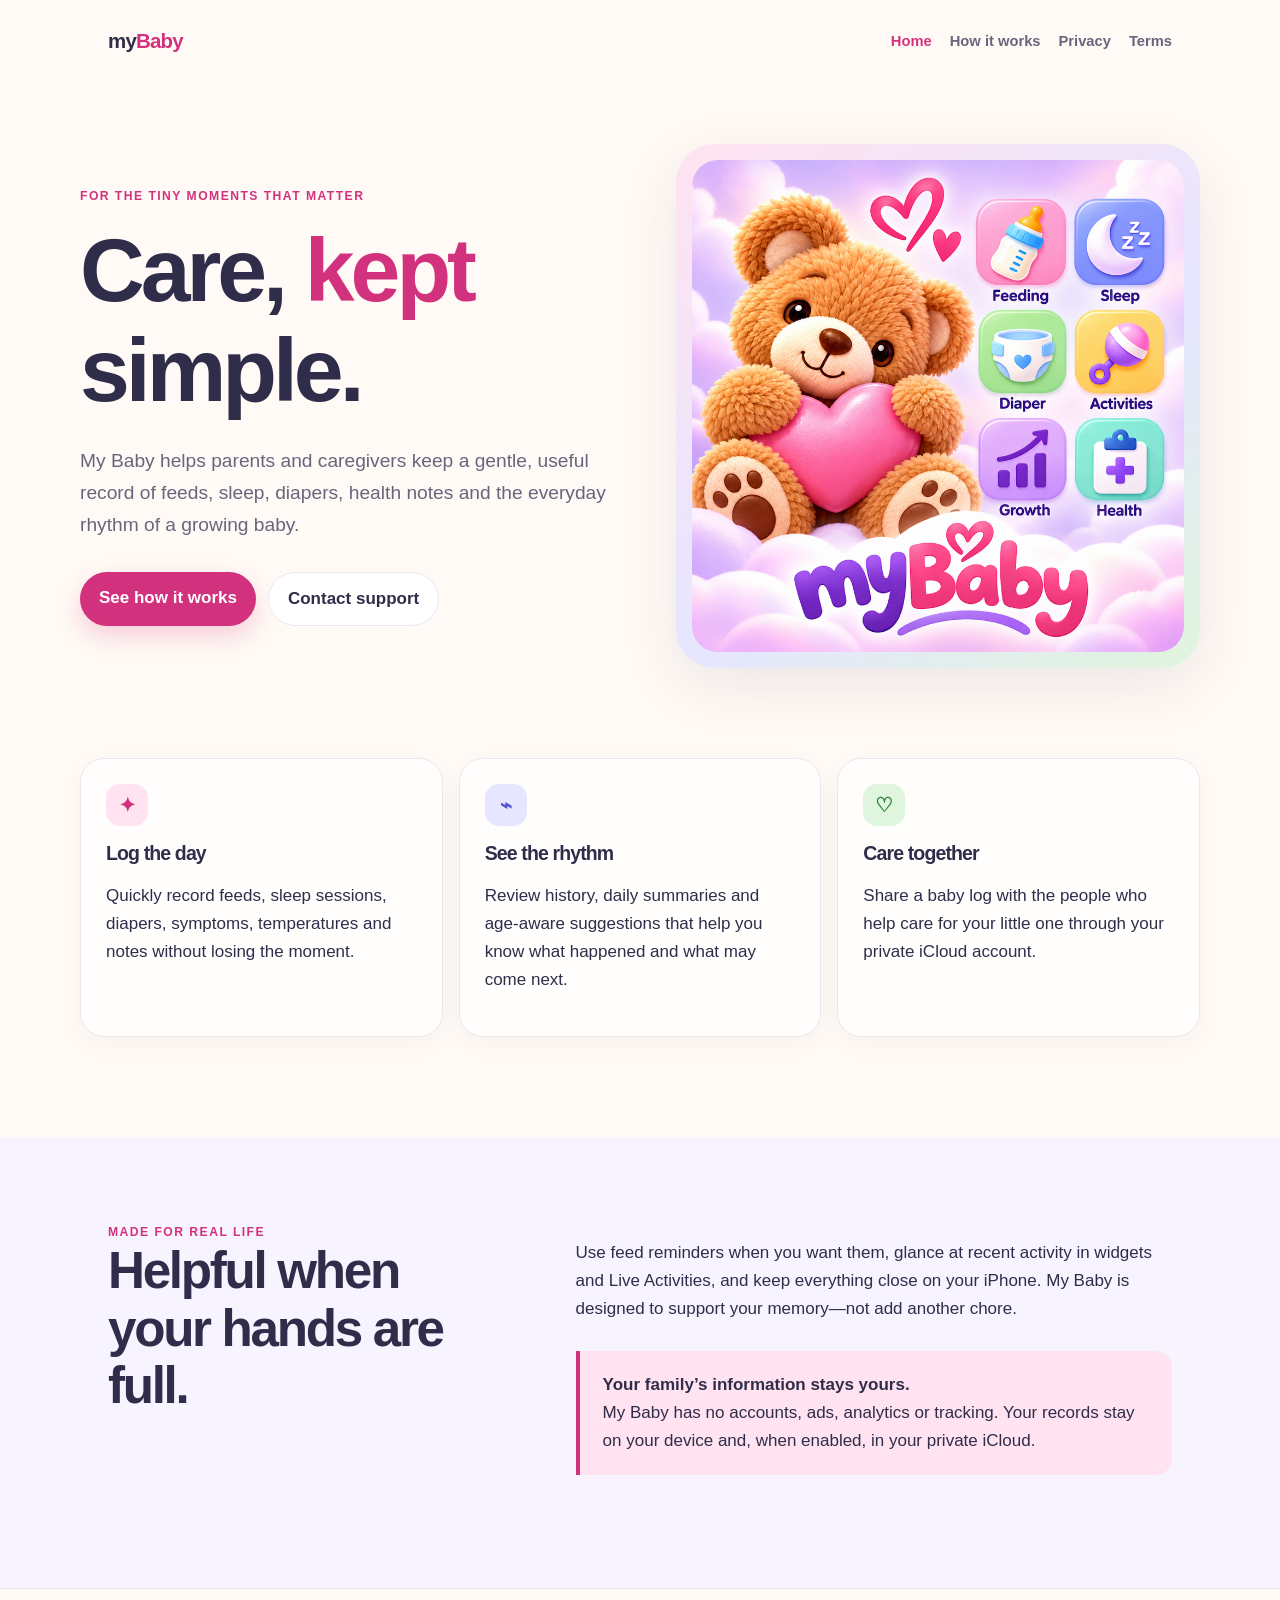
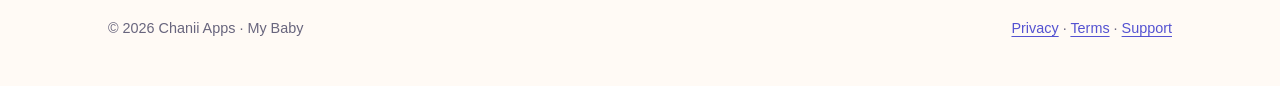
<file: Website/index.html>
<!doctype html>
<html lang="en">
<head>
  <meta charset="utf-8">
  <meta name="viewport" content="width=device-width, initial-scale=1">
  <meta name="description" content="My Baby is a calm, private baby log for feeds, sleep, diapers, health notes and more.">
  <title>My Baby — A calmer way to keep track</title>
  <link rel="stylesheet" href="styles.css">
</head>
<body>
  <header class="site-header">
    <a class="brand" href="index.html">my<span>Baby</span></a>
    <nav aria-label="Main navigation">
      <a href="index.html" aria-current="page">Home</a>
      <a href="usage.html">How it works</a>
      <a href="privacy.html">Privacy</a>
      <a href="terms.html">Terms</a>
    </nav>
  </header>

  <main>
    <div class="wrap hero">
      <div>
        <div class="eyebrow">For the tiny moments that matter</div>
        <h1>Care, <em>kept</em> simple.</h1>
        <p class="lead">My Baby helps parents and caregivers keep a gentle, useful record of feeds, sleep, diapers, health notes and the everyday rhythm of a growing baby.</p>
        <div class="buttons">
          <a class="button" href="usage.html">See how it works</a>
          <a class="button alt" href="mailto:support.chaniiapps@gmail.com?subject=My%20Baby%20Support">Contact support</a>
        </div>
      </div>
      <div class="hero-art"><img src="images/hero-art.png" alt="A warm illustrated scene from My Baby"></div>
    </div>

    <div class="wrap feature-grid">
      <article class="card"><div class="icon pink">✦</div><h3>Log the day</h3><p>Quickly record feeds, sleep sessions, diapers, symptoms, temperatures and notes without losing the moment.</p></article>
      <article class="card"><div class="icon purple">⌁</div><h3>See the rhythm</h3><p>Review history, daily summaries and age-aware suggestions that help you know what happened and what may come next.</p></article>
      <article class="card"><div class="icon green">♡</div><h3>Care together</h3><p>Share a baby log with the people who help care for your little one through your private iCloud account.</p></article>
    </div>

    <section class="section tint"><div class="wrap split"><div><div class="eyebrow">Made for real life</div><h2>Helpful when your hands are full.</h2></div><div><p>Use feed reminders when you want them, glance at recent activity in widgets and Live Activities, and keep everything close on your iPhone. My Baby is designed to support your memory—not add another chore.</p><p class="notice"><strong>Your family’s information stays yours.</strong><br>My Baby has no accounts, ads, analytics or tracking. Your records stay on your device and, when enabled, in your private iCloud.</p></div></div></section>
  </main>

  <footer><div class="wrap footer-inner"><span>© 2026 Chanii Apps · My Baby</span><span><a href="privacy.html">Privacy</a> · <a href="terms.html">Terms</a> · <a href="mailto:support.chaniiapps@gmail.com">Support</a></span></div></footer>
</body>
</html>
</file>
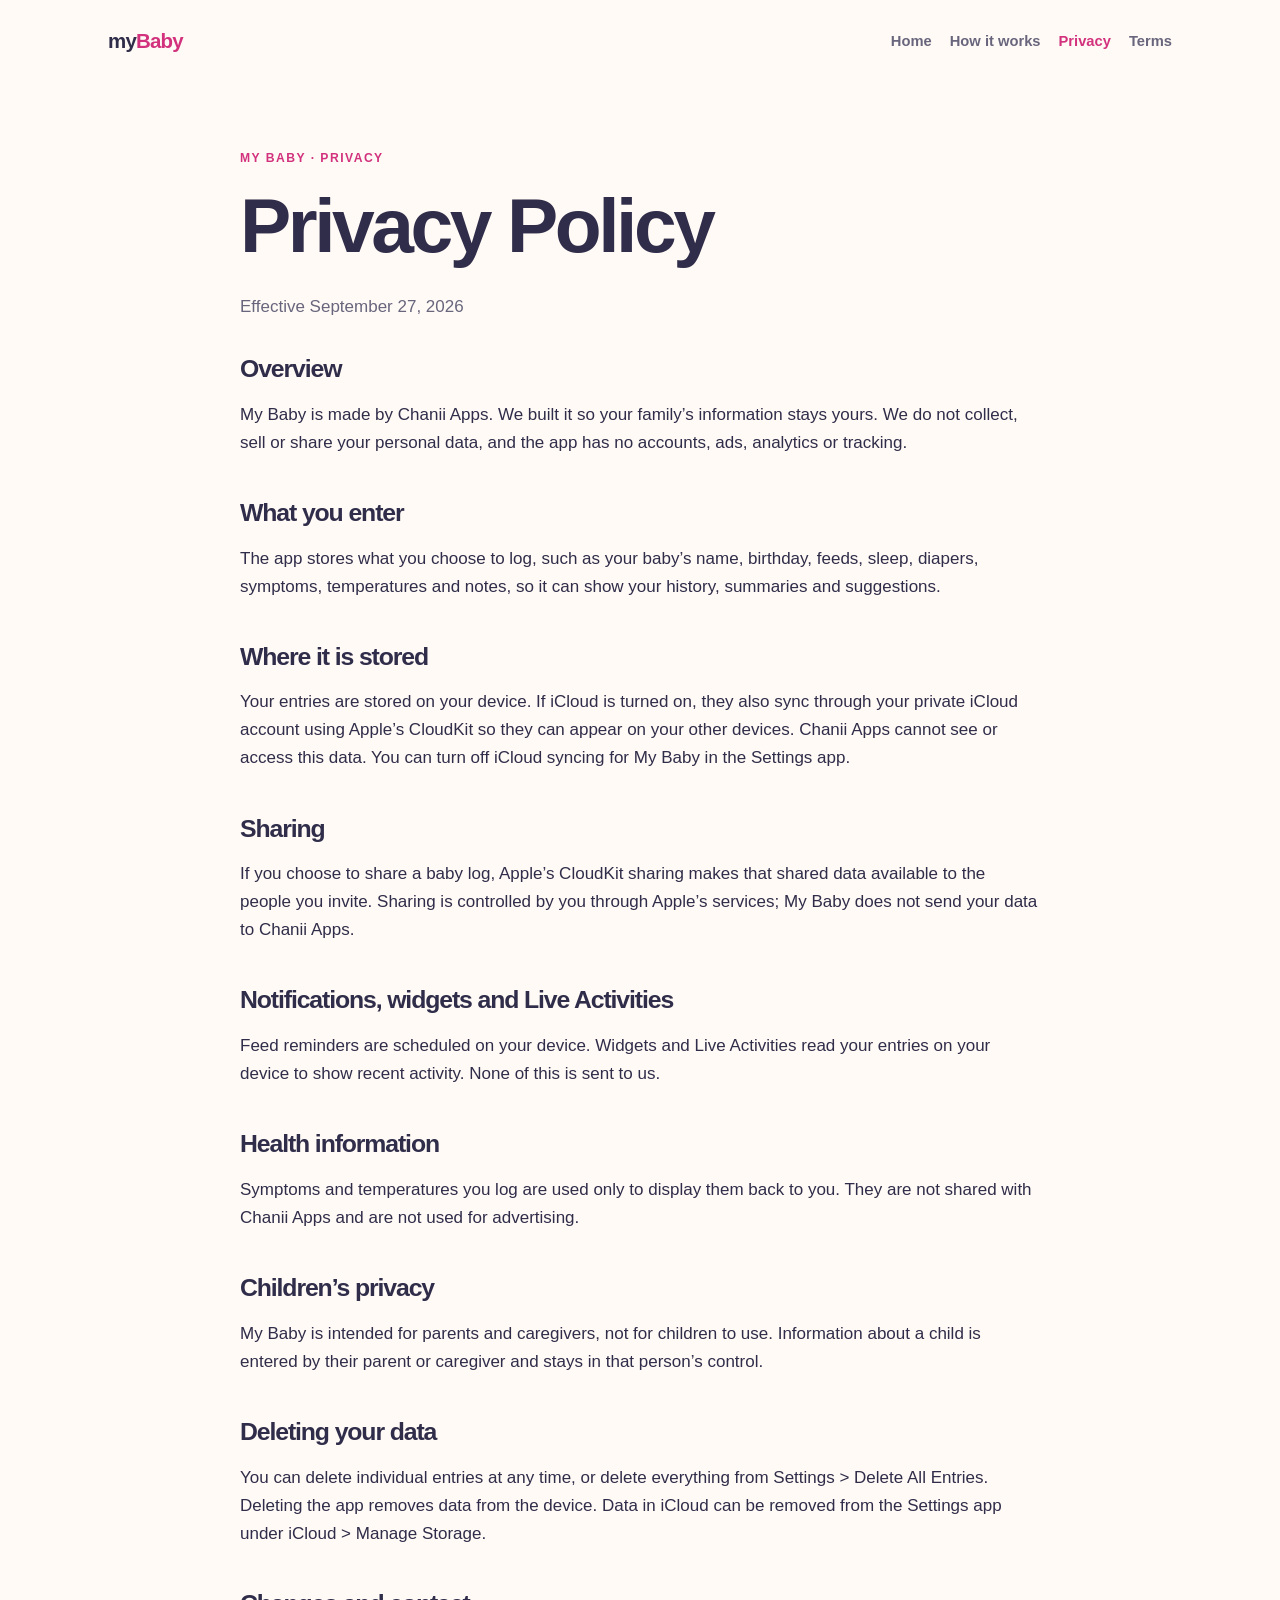
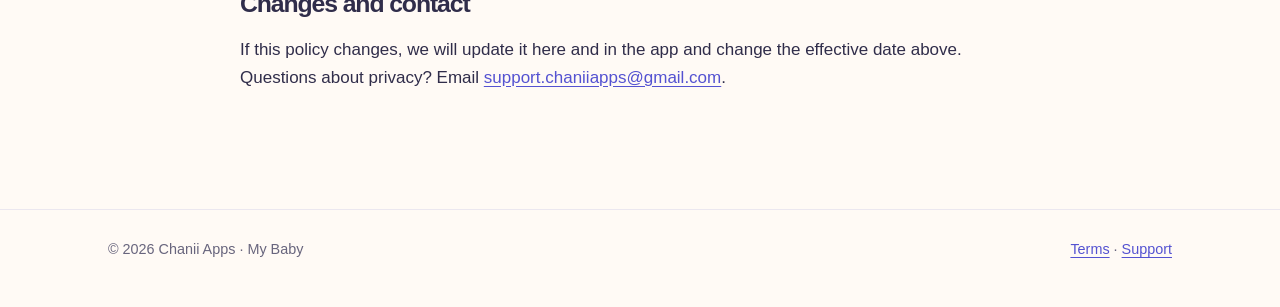
<file: privacy.htm>
<!doctype html>
<html lang="en"><head><meta charset="utf-8"><meta name="viewport" content="width=device-width, initial-scale=1"><title>Privacy Policy — My Baby</title><link rel="stylesheet" href="styles.css"></head>
<body><header class="site-header"><a class="brand" href="index.html">my<span>Baby</span></a><nav aria-label="Main navigation"><a href="index.html">Home</a><a href="usage.html">How it works</a><a href="privacy.html" aria-current="page">Privacy</a><a href="terms.html">Terms</a></nav></header>
<main class="wrap page"><div class="eyebrow">My Baby · Privacy</div><h1>Privacy Policy</h1><p class="date">Effective September 27, 2026</p>
<h2>Overview</h2><p>My Baby is made by Chanii Apps. We built it so your family’s information stays yours. We do not collect, sell or share your personal data, and the app has no accounts, ads, analytics or tracking.</p>
<h2>What you enter</h2><p>The app stores what you choose to log, such as your baby’s name, birthday, feeds, sleep, diapers, symptoms, temperatures and notes, so it can show your history, summaries and suggestions.</p>
<h2>Where it is stored</h2><p>Your entries are stored on your device. If iCloud is turned on, they also sync through your private iCloud account using Apple’s CloudKit so they can appear on your other devices. Chanii Apps cannot see or access this data. You can turn off iCloud syncing for My Baby in the Settings app.</p>
<h2>Sharing</h2><p>If you choose to share a baby log, Apple’s CloudKit sharing makes that shared data available to the people you invite. Sharing is controlled by you through Apple’s services; My Baby does not send your data to Chanii Apps.</p>
<h2>Notifications, widgets and Live Activities</h2><p>Feed reminders are scheduled on your device. Widgets and Live Activities read your entries on your device to show recent activity. None of this is sent to us.</p>
<h2>Health information</h2><p>Symptoms and temperatures you log are used only to display them back to you. They are not shared with Chanii Apps and are not used for advertising.</p>
<h2>Children’s privacy</h2><p>My Baby is intended for parents and caregivers, not for children to use. Information about a child is entered by their parent or caregiver and stays in that person’s control.</p>
<h2>Deleting your data</h2><p>You can delete individual entries at any time, or delete everything from Settings &gt; Delete All Entries. Deleting the app removes data from the device. Data in iCloud can be removed from the Settings app under iCloud &gt; Manage Storage.</p>
<h2>Changes and contact</h2><p>If this policy changes, we will update it here and in the app and change the effective date above. Questions about privacy? Email <a href="mailto:support.chaniiapps@gmail.com">support.chaniiapps@gmail.com</a>.</p></main>
<footer><div class="wrap footer-inner"><span>© 2026 Chanii Apps · My Baby</span><span><a href="terms.html">Terms</a> · <a href="mailto:support.chaniiapps@gmail.com">Support</a></span></div></footer></body></html>
</file>
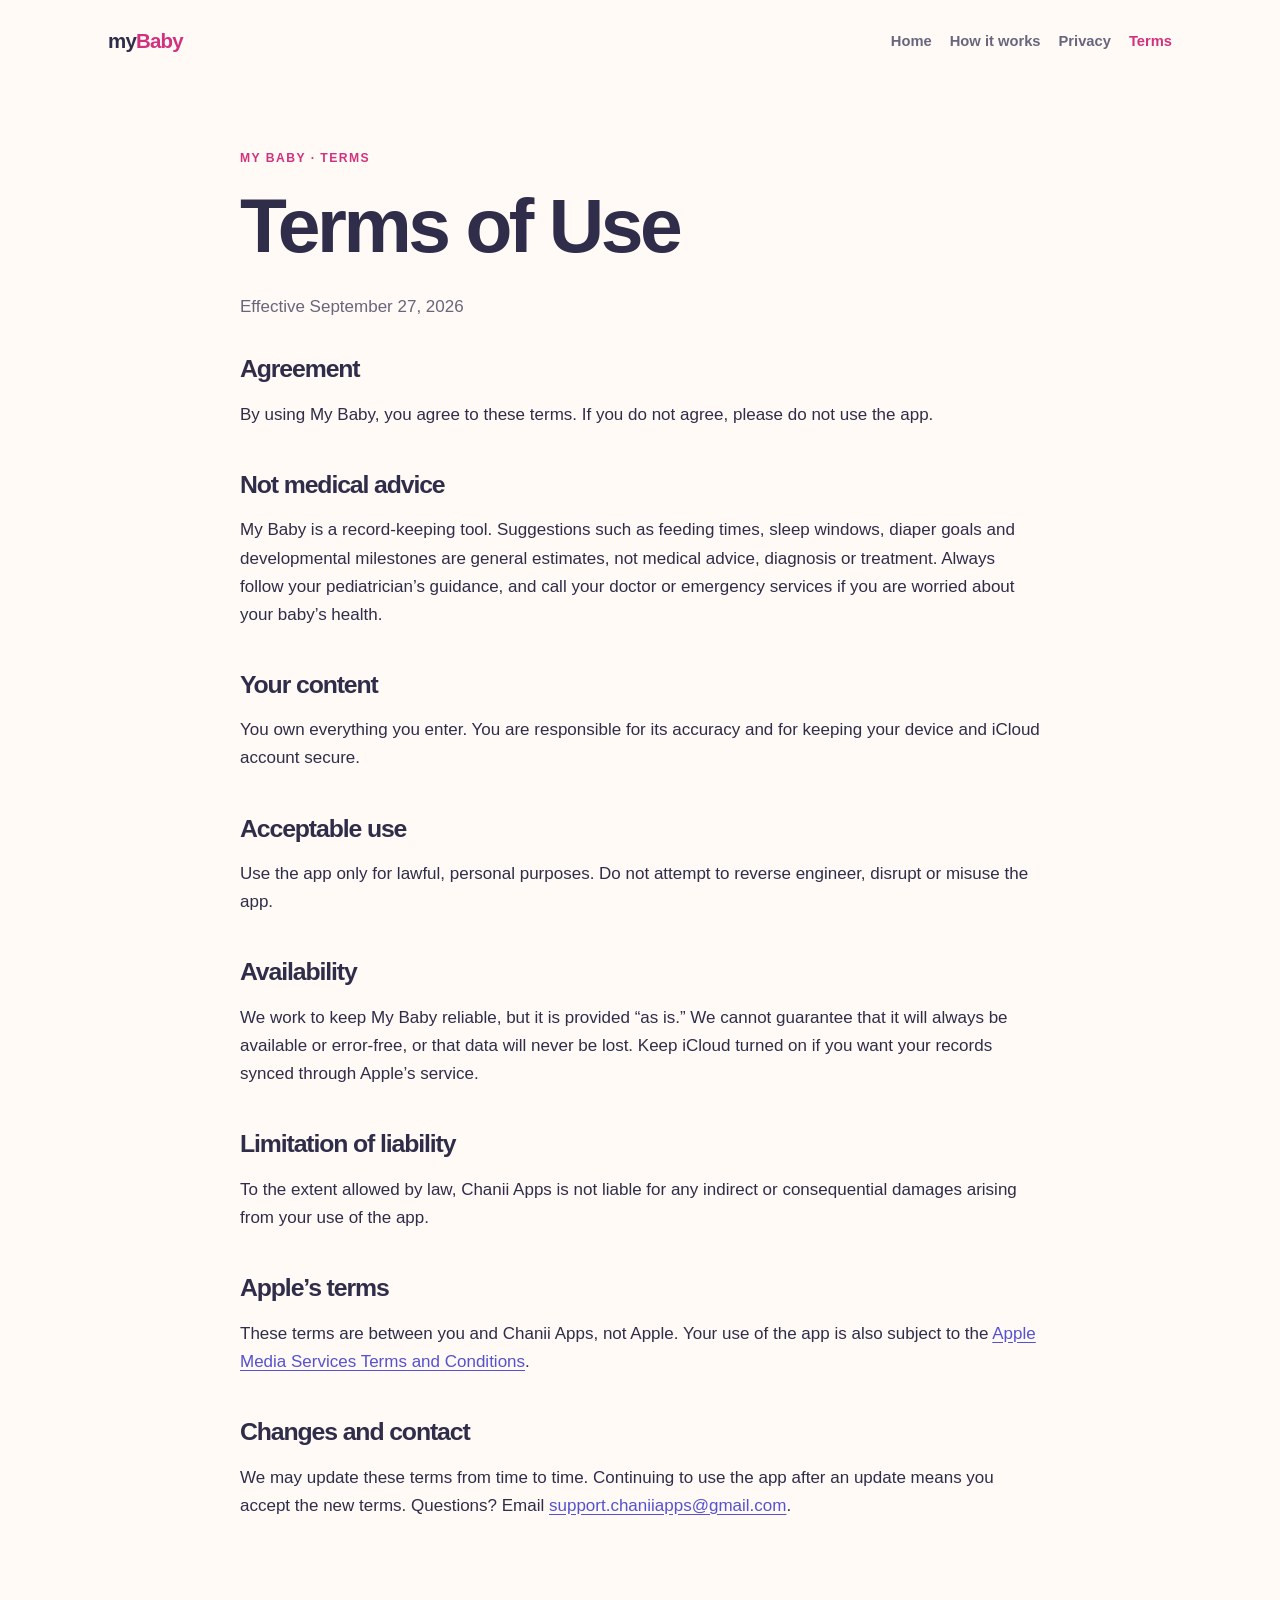
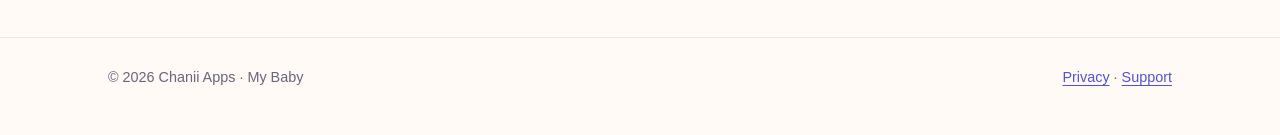
<file: terms.html>
<!doctype html>
<html lang="en"><head><meta charset="utf-8"><meta name="viewport" content="width=device-width, initial-scale=1"><title>Terms of Use — My Baby</title><link rel="stylesheet" href="styles.css"></head>
<body><header class="site-header"><a class="brand" href="index.html">my<span>Baby</span></a><nav aria-label="Main navigation"><a href="index.html">Home</a><a href="usage.html">How it works</a><a href="privacy.html">Privacy</a><a href="terms.html" aria-current="page">Terms</a></nav></header>
<main class="wrap page"><div class="eyebrow">My Baby · Terms</div><h1>Terms of Use</h1><p class="date">Effective September 27, 2026</p>
<h2>Agreement</h2><p>By using My Baby, you agree to these terms. If you do not agree, please do not use the app.</p>
<h2>Not medical advice</h2><p>My Baby is a record-keeping tool. Suggestions such as feeding times, sleep windows, diaper goals and developmental milestones are general estimates, not medical advice, diagnosis or treatment. Always follow your pediatrician’s guidance, and call your doctor or emergency services if you are worried about your baby’s health.</p>
<h2>Your content</h2><p>You own everything you enter. You are responsible for its accuracy and for keeping your device and iCloud account secure.</p>
<h2>Acceptable use</h2><p>Use the app only for lawful, personal purposes. Do not attempt to reverse engineer, disrupt or misuse the app.</p>
<h2>Availability</h2><p>We work to keep My Baby reliable, but it is provided “as is.” We cannot guarantee that it will always be available or error-free, or that data will never be lost. Keep iCloud turned on if you want your records synced through Apple’s service.</p>
<h2>Limitation of liability</h2><p>To the extent allowed by law, Chanii Apps is not liable for any indirect or consequential damages arising from your use of the app.</p>
<h2>Apple’s terms</h2><p>These terms are between you and Chanii Apps, not Apple. Your use of the app is also subject to the <a href="https://www.apple.com/legal/internet-services/itunes/us/terms.html">Apple Media Services Terms and Conditions</a>.</p>
<h2>Changes and contact</h2><p>We may update these terms from time to time. Continuing to use the app after an update means you accept the new terms. Questions? Email <a href="mailto:support.chaniiapps@gmail.com">support.chaniiapps@gmail.com</a>.</p></main>
<footer><div class="wrap footer-inner"><span>© 2026 Chanii Apps · My Baby</span><span><a href="privacy.html">Privacy</a> · <a href="mailto:support.chaniiapps@gmail.com">Support</a></span></div></footer></body></html>
</file>
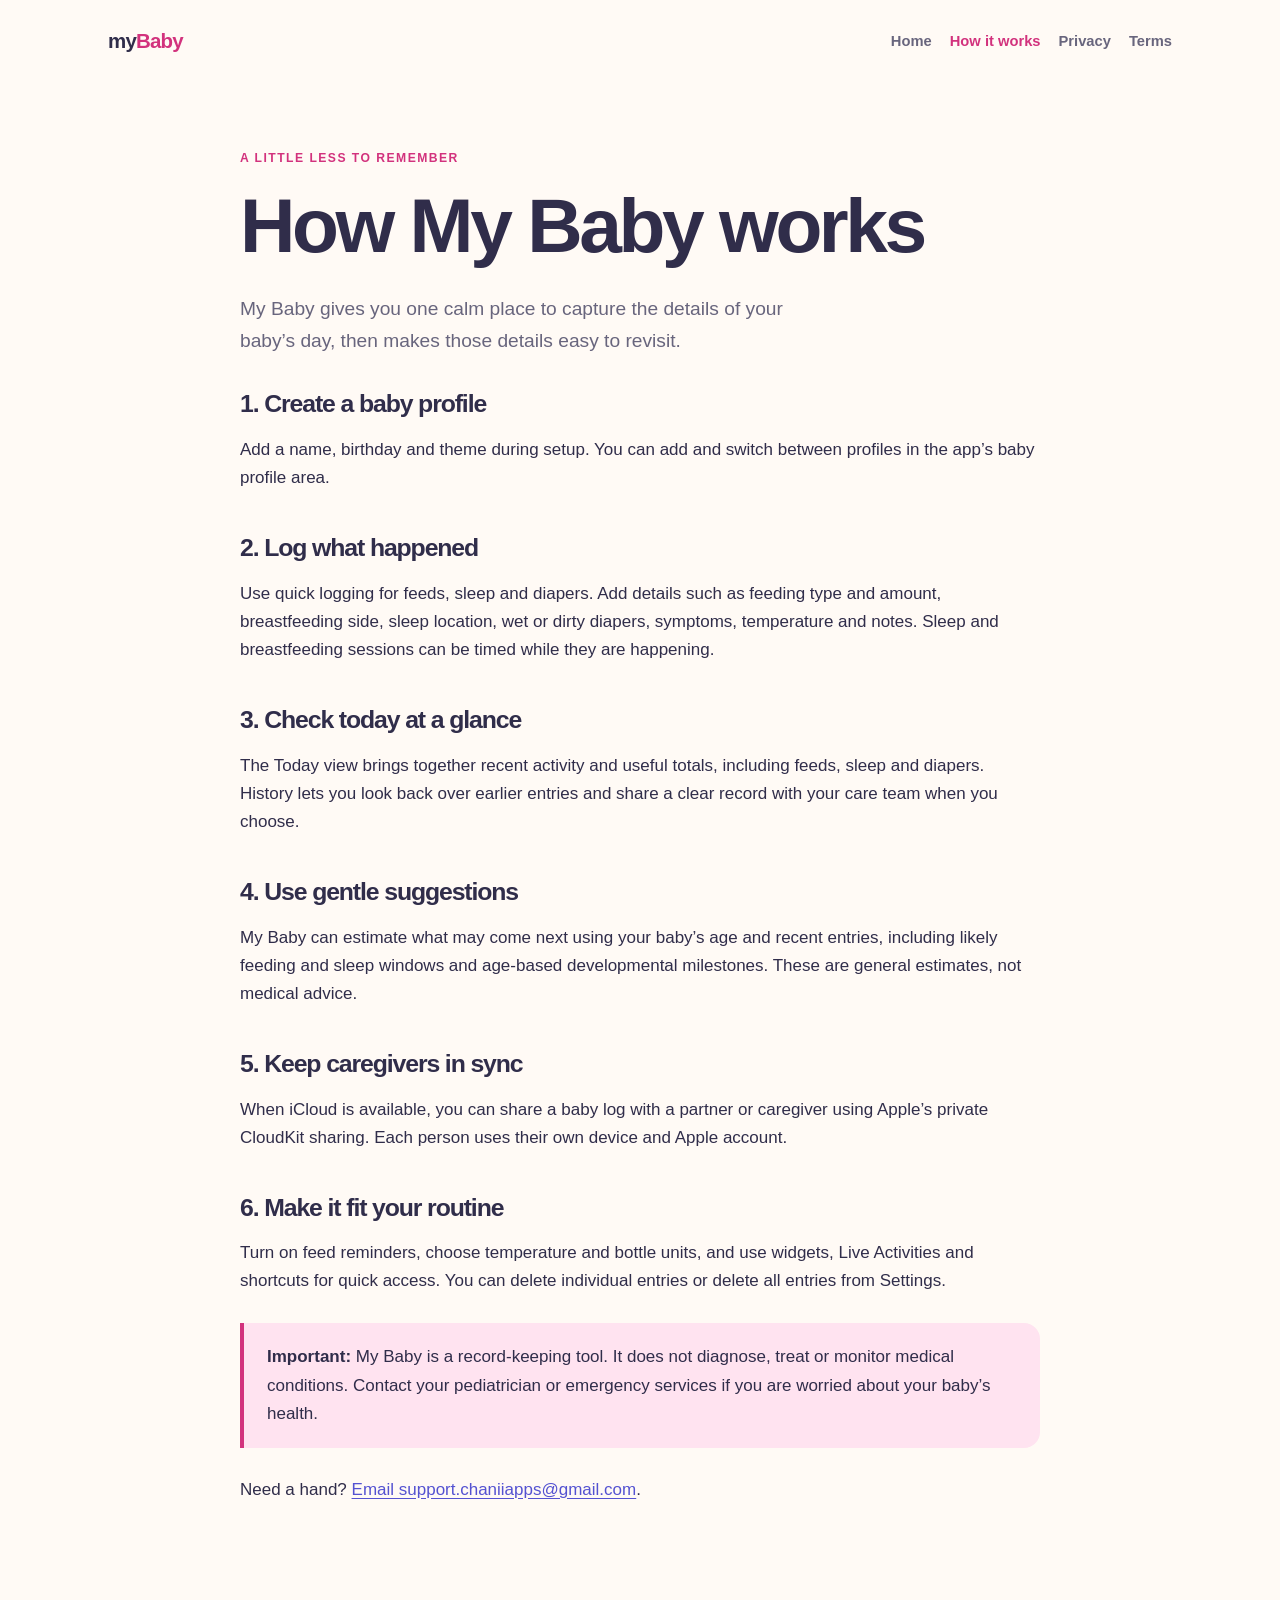
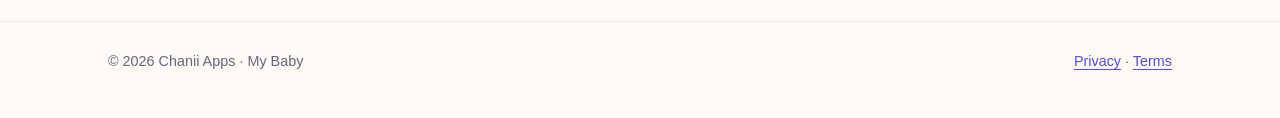
<file: usage.html>
<!doctype html>
<html lang="en"><head><meta charset="utf-8"><meta name="viewport" content="width=device-width, initial-scale=1"><title>How to use My Baby</title><link rel="stylesheet" href="styles.css"></head>
<body><header class="site-header"><a class="brand" href="index.html">my<span>Baby</span></a><nav aria-label="Main navigation"><a href="index.html">Home</a><a href="usage.html" aria-current="page">How it works</a><a href="privacy.html">Privacy</a><a href="terms.html">Terms</a></nav></header>
<main class="wrap page"><div class="eyebrow">A little less to remember</div><h1>How My Baby works</h1><p class="lead">My Baby gives you one calm place to capture the details of your baby’s day, then makes those details easy to revisit.</p>
<h2>1. Create a baby profile</h2><p>Add a name, birthday and theme during setup. You can add and switch between profiles in the app’s baby profile area.</p>
<h2>2. Log what happened</h2><p>Use quick logging for feeds, sleep and diapers. Add details such as feeding type and amount, breastfeeding side, sleep location, wet or dirty diapers, symptoms, temperature and notes. Sleep and breastfeeding sessions can be timed while they are happening.</p>
<h2>3. Check today at a glance</h2><p>The Today view brings together recent activity and useful totals, including feeds, sleep and diapers. History lets you look back over earlier entries and share a clear record with your care team when you choose.</p>
<h2>4. Use gentle suggestions</h2><p>My Baby can estimate what may come next using your baby’s age and recent entries, including likely feeding and sleep windows and age-based developmental milestones. These are general estimates, not medical advice.</p>
<h2>5. Keep caregivers in sync</h2><p>When iCloud is available, you can share a baby log with a partner or caregiver using Apple’s private CloudKit sharing. Each person uses their own device and Apple account.</p>
<h2>6. Make it fit your routine</h2><p>Turn on feed reminders, choose temperature and bottle units, and use widgets, Live Activities and shortcuts for quick access. You can delete individual entries or delete all entries from Settings.</p>
<div class="notice"><strong>Important:</strong> My Baby is a record-keeping tool. It does not diagnose, treat or monitor medical conditions. Contact your pediatrician or emergency services if you are worried about your baby’s health.</div>
<p>Need a hand? <a href="mailto:support.chaniiapps@gmail.com?subject=My%20Baby%20Support">Email support.chaniiapps@gmail.com</a>.</p></main>
<footer><div class="wrap footer-inner"><span>© 2026 Chanii Apps · My Baby</span><span><a href="privacy.html">Privacy</a> · <a href="terms.html">Terms</a></span></div></footer></body></html>
</file>
<file: Website/styles.css>
:root {
  --ink: #302d4a;
  --muted: #68657d;
  --pink: #d2327d;
  --pink-soft: #ffe3f0;
  --purple: #5452d1;
  --purple-soft: #e6e6ff;
  --green: #328737;
  --green-soft: #dff5dd;
  --cream: #fffaf5;
  --card: rgba(255, 255, 255, 0.82);
  --line: #ebe7ef;
  --shadow: 0 18px 60px rgba(48, 45, 74, 0.09);
}

* { box-sizing: border-box; }
html { scroll-behavior: smooth; }
body {
  margin: 0;
  color: var(--ink);
  background: var(--cream);
  font: 17px/1.65 -apple-system, BlinkMacSystemFont, "SF Pro Text", "Segoe UI", sans-serif;
}
a { color: var(--purple); text-underline-offset: 3px; }
.site-header {
  max-width: 1120px;
  margin: 0 auto;
  padding: 24px 28px;
  display: flex;
  align-items: center;
  justify-content: space-between;
  gap: 24px;
}
.brand { color: var(--ink); text-decoration: none; font-weight: 800; font-size: 1.28rem; letter-spacing: -.04em; }
.brand span { color: var(--pink); }
nav { display: flex; flex-wrap: wrap; justify-content: flex-end; gap: 18px; }
nav a { color: var(--muted); text-decoration: none; font-size: .92rem; font-weight: 650; }
nav a:hover, nav a[aria-current="page"] { color: var(--pink); }
.wrap { max-width: 1120px; margin: 0 auto; padding: 0 28px; }
.hero { min-height: 610px; padding: 62px 0 90px; display: grid; grid-template-columns: 1.02fr .98fr; align-items: center; gap: 50px; }
.eyebrow { color: var(--pink); font-weight: 800; text-transform: uppercase; letter-spacing: .12em; font-size: .76rem; }
h1, h2, h3 { line-height: 1.12; letter-spacing: -.045em; }
h1 { font-size: clamp(3.3rem, 7vw, 6.5rem); margin: 14px 0 25px; max-width: 720px; }
h1 em { color: var(--pink); font-style: normal; }
h2 { font-size: clamp(2rem, 4vw, 3.2rem); margin: 0 0 18px; }
h3 { font-size: 1.22rem; margin: 0 0 8px; }
.lead { color: var(--muted); font-size: 1.2rem; max-width: 570px; }
.buttons { display: flex; flex-wrap: wrap; gap: 12px; margin-top: 32px; }
.button { display: inline-block; padding: 12px 19px; border-radius: 999px; background: var(--pink); color: white; font-weight: 750; text-decoration: none; box-shadow: 0 10px 25px rgba(210, 50, 125, .22); }
.button.alt { background: white; color: var(--ink); border: 1px solid var(--line); box-shadow: none; }
.hero-art { position: relative; padding: 16px; border-radius: 38px; background: linear-gradient(145deg, var(--pink-soft), var(--purple-soft) 58%, var(--green-soft)); box-shadow: var(--shadow); }
.hero-art img { display: block; width: 100%; border-radius: 26px; }
.feature-grid { display: grid; grid-template-columns: repeat(3, 1fr); gap: 16px; padding: 0 0 100px; }
.card { padding: 25px; border: 1px solid var(--line); border-radius: 24px; background: var(--card); box-shadow: 0 7px 24px rgba(48, 45, 74, .04); }
.icon { width: 42px; height: 42px; display: grid; place-items: center; border-radius: 14px; margin-bottom: 17px; font-size: 1.25rem; font-weight: 800; }
.icon.pink { color: var(--pink); background: var(--pink-soft); }
.icon.purple { color: var(--purple); background: var(--purple-soft); }
.icon.green { color: var(--green); background: var(--green-soft); }
.section { padding: 85px 0; }
.section.tint { background: #f7f4ff; }
.section p { max-width: 760px; }
.split { display: grid; grid-template-columns: .8fr 1.2fr; gap: 70px; align-items: start; }
.page { max-width: 800px; padding: 66px 0 100px; }
.page h1 { font-size: clamp(2.8rem, 6vw, 4.8rem); }
.page h2 { font-size: 1.55rem; margin-top: 42px; }
.page h2:first-of-type { margin-top: 34px; }
.page .date { color: var(--muted); }
.notice { padding: 20px 23px; margin: 28px 0; border-left: 4px solid var(--pink); background: var(--pink-soft); border-radius: 0 16px 16px 0; }
footer { border-top: 1px solid var(--line); padding: 28px 0 45px; color: var(--muted); font-size: .9rem; }
footer .footer-inner { display: flex; justify-content: space-between; gap: 20px; flex-wrap: wrap; }
@media (max-width: 760px) {
  .site-header { align-items: flex-start; flex-direction: column; }
  nav { justify-content: flex-start; gap: 12px 16px; }
  .hero, .split { grid-template-columns: 1fr; padding-top: 35px; }
  .hero { gap: 36px; }
  .feature-grid { grid-template-columns: 1fr; padding-bottom: 65px; }
  .section { padding: 60px 0; }
}
</file>
<file: styles.css>
:root {
  --ink: #302d4a;
  --muted: #68657d;
  --pink: #d2327d;
  --pink-soft: #ffe3f0;
  --purple: #5452d1;
  --purple-soft: #e6e6ff;
  --green: #328737;
  --green-soft: #dff5dd;
  --cream: #fffaf5;
  --card: rgba(255, 255, 255, 0.82);
  --line: #ebe7ef;
  --shadow: 0 18px 60px rgba(48, 45, 74, 0.09);
}

* { box-sizing: border-box; }
html { scroll-behavior: smooth; }
body {
  margin: 0;
  color: var(--ink);
  background: var(--cream);
  font: 17px/1.65 -apple-system, BlinkMacSystemFont, "SF Pro Text", "Segoe UI", sans-serif;
}
a { color: var(--purple); text-underline-offset: 3px; }
.site-header {
  max-width: 1120px;
  margin: 0 auto;
  padding: 24px 28px;
  display: flex;
  align-items: center;
  justify-content: space-between;
  gap: 24px;
}
.brand { color: var(--ink); text-decoration: none; font-weight: 800; font-size: 1.28rem; letter-spacing: -.04em; }
.brand span { color: var(--pink); }
nav { display: flex; flex-wrap: wrap; justify-content: flex-end; gap: 18px; }
nav a { color: var(--muted); text-decoration: none; font-size: .92rem; font-weight: 650; }
nav a:hover, nav a[aria-current="page"] { color: var(--pink); }
.wrap { max-width: 1120px; margin: 0 auto; padding: 0 28px; }
.hero { min-height: 610px; padding: 62px 0 90px; display: grid; grid-template-columns: 1.02fr .98fr; align-items: center; gap: 50px; }
.eyebrow { color: var(--pink); font-weight: 800; text-transform: uppercase; letter-spacing: .12em; font-size: .76rem; }
h1, h2, h3 { line-height: 1.12; letter-spacing: -.045em; }
h1 { font-size: clamp(3.3rem, 7vw, 6.5rem); margin: 14px 0 25px; max-width: 720px; }
h1 em { color: var(--pink); font-style: normal; }
h2 { font-size: clamp(2rem, 4vw, 3.2rem); margin: 0 0 18px; }
h3 { font-size: 1.22rem; margin: 0 0 8px; }
.lead { color: var(--muted); font-size: 1.2rem; max-width: 570px; }
.buttons { display: flex; flex-wrap: wrap; gap: 12px; margin-top: 32px; }
.button { display: inline-block; padding: 12px 19px; border-radius: 999px; background: var(--pink); color: white; font-weight: 750; text-decoration: none; box-shadow: 0 10px 25px rgba(210, 50, 125, .22); }
.button.alt { background: white; color: var(--ink); border: 1px solid var(--line); box-shadow: none; }
.hero-art { position: relative; padding: 16px; border-radius: 38px; background: linear-gradient(145deg, var(--pink-soft), var(--purple-soft) 58%, var(--green-soft)); box-shadow: var(--shadow); }
.hero-art img { display: block; width: 100%; border-radius: 26px; }
.feature-grid { display: grid; grid-template-columns: repeat(3, 1fr); gap: 16px; padding: 0 0 100px; }
.card { padding: 25px; border: 1px solid var(--line); border-radius: 24px; background: var(--card); box-shadow: 0 7px 24px rgba(48, 45, 74, .04); }
.icon { width: 42px; height: 42px; display: grid; place-items: center; border-radius: 14px; margin-bottom: 17px; font-size: 1.25rem; font-weight: 800; }
.icon.pink { color: var(--pink); background: var(--pink-soft); }
.icon.purple { color: var(--purple); background: var(--purple-soft); }
.icon.green { color: var(--green); background: var(--green-soft); }
.section { padding: 85px 0; }
.section.tint { background: #f7f4ff; }
.section p { max-width: 760px; }
.split { display: grid; grid-template-columns: .8fr 1.2fr; gap: 70px; align-items: start; }
.page { max-width: 800px; padding: 66px 0 100px; }
.page h1 { font-size: clamp(2.8rem, 6vw, 4.8rem); }
.page h2 { font-size: 1.55rem; margin-top: 42px; }
.page h2:first-of-type { margin-top: 34px; }
.page .date { color: var(--muted); }
.notice { padding: 20px 23px; margin: 28px 0; border-left: 4px solid var(--pink); background: var(--pink-soft); border-radius: 0 16px 16px 0; }
footer { border-top: 1px solid var(--line); padding: 28px 0 45px; color: var(--muted); font-size: .9rem; }
footer .footer-inner { display: flex; justify-content: space-between; gap: 20px; flex-wrap: wrap; }
@media (max-width: 760px) {
  .site-header { align-items: flex-start; flex-direction: column; }
  nav { justify-content: flex-start; gap: 12px 16px; }
  .hero, .split { grid-template-columns: 1fr; padding-top: 35px; }
  .hero { gap: 36px; }
  .feature-grid { grid-template-columns: 1fr; padding-bottom: 65px; }
  .section { padding: 60px 0; }
}
</file>
